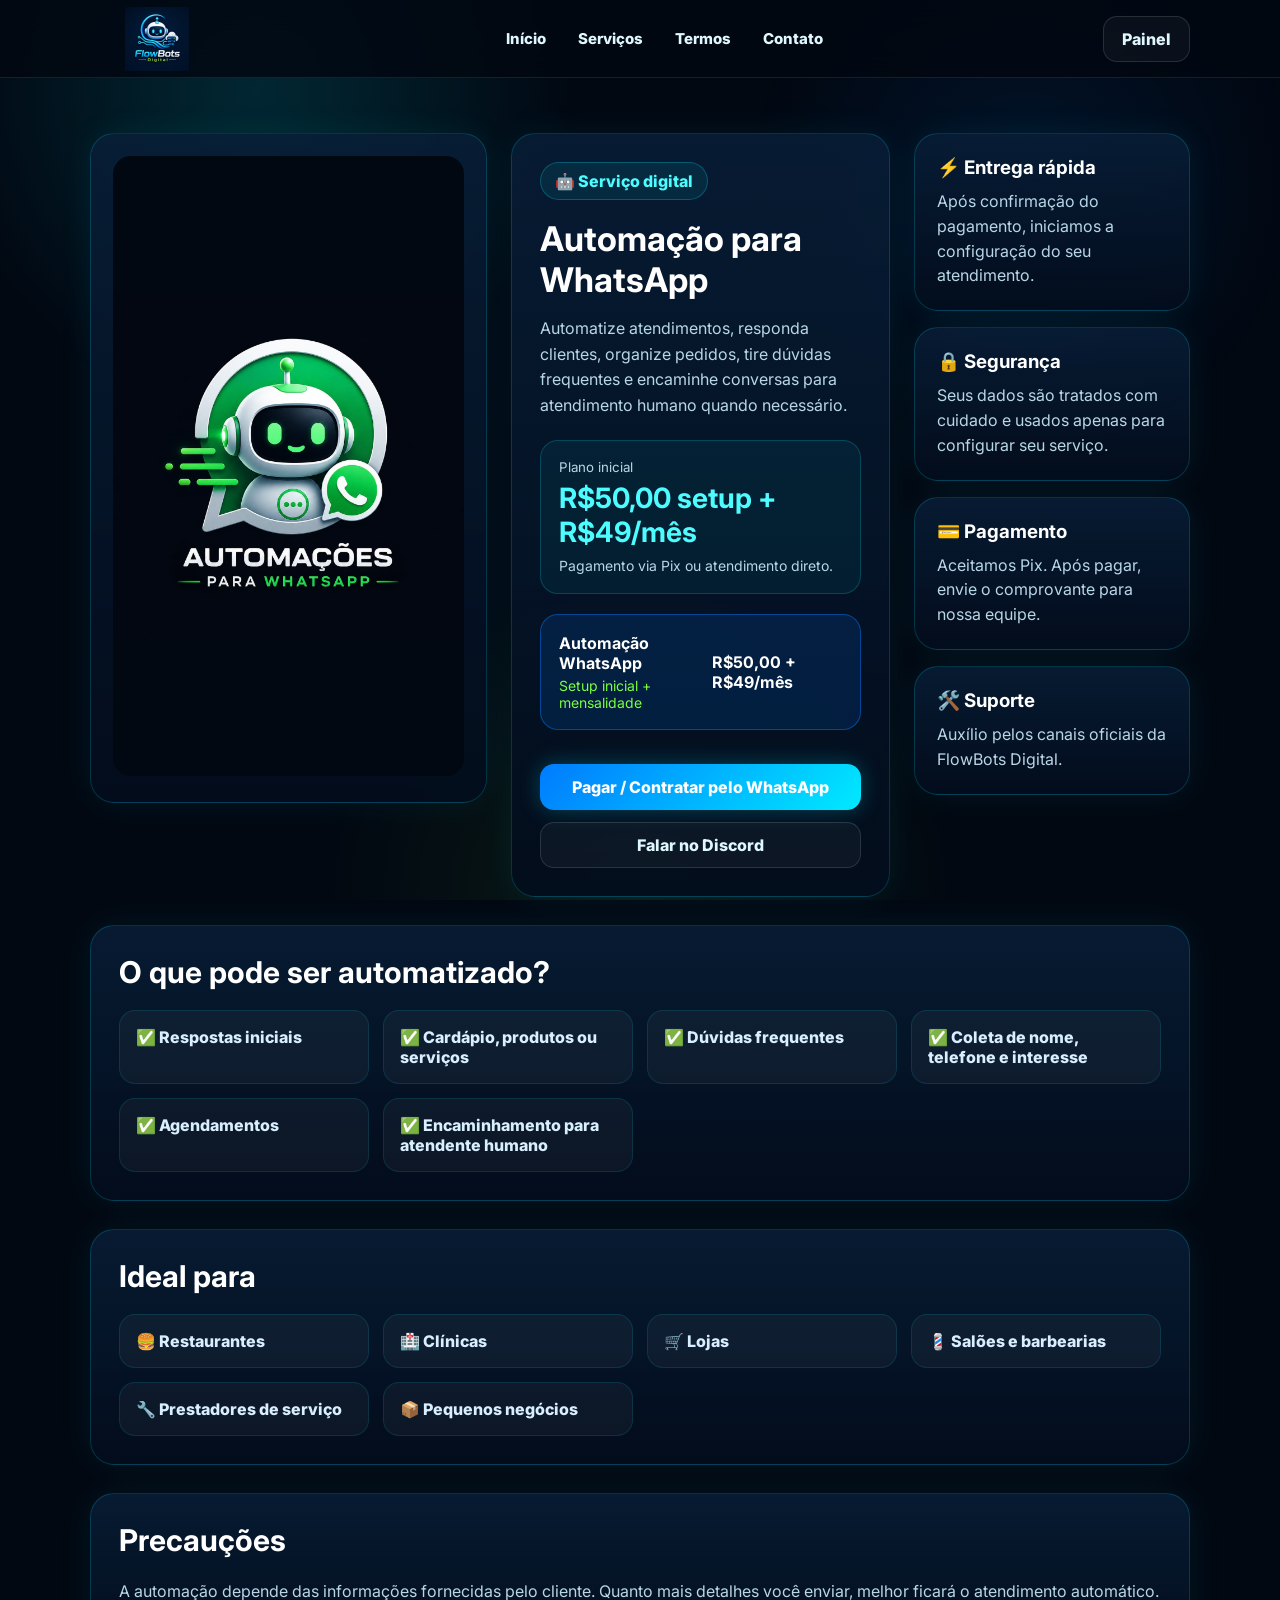
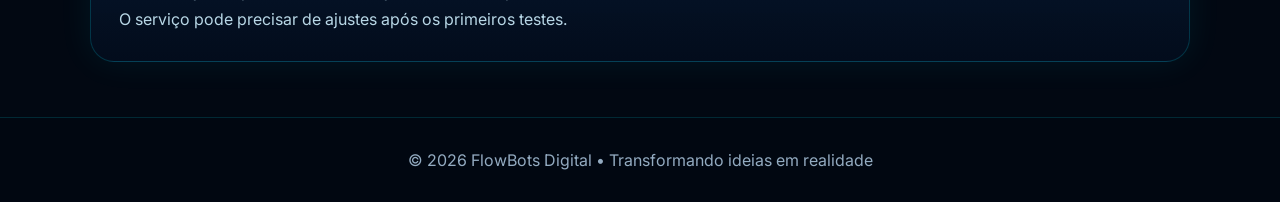
<file: automacao-whatsapp.html>
<!DOCTYPE html>
<html lang="pt-BR">
<head>
  <meta charset="UTF-8">
  <meta name="viewport" content="width=device-width, initial-scale=1.0">
  <title>Automação para WhatsApp | FlowBots Digital</title>
  <link rel="stylesheet" href="style.css">
  <link rel="icon" type="image/png" href="assets/logo.png">
</head>
<body>

<header>
  <a href="index.html" class="logo-area">
    <img src="assets/logo.png" alt="FlowBots Digital">
  </a>

<nav>
  <a href="index.html">Início</a>
  <a href="index.html#planos">Serviços</a>
  <a href="termos.html">Termos</a>
  <a href="index.html#contato">Contato</a>
</nav>

  <div class="auth-buttons">
    <a class="login-btn" href="painel.html">Painel</a>
  </div>
</header>

<main class="produto-page">

  <section class="produto-layout">

    <div class="produto-imagem">
      <img src="assets/automacao-whatsapp.png" alt="Automação para WhatsApp">
    </div>

    <div class="produto-info">
      <span class="produto-tag">🤖 Serviço digital</span>

      <h1>Automação para WhatsApp</h1>

      <p class="produto-desc">
        Automatize atendimentos, responda clientes, organize pedidos, tire dúvidas frequentes
        e encaminhe conversas para atendimento humano quando necessário.
      </p>

      <div class="preco-box">
        <small>Plano inicial</small>
        <strong>R$50,00 setup + R$49/mês</strong>
        <span>Pagamento via Pix ou atendimento direto.</span>
      </div>

      <div class="produto-opcao">
        <div>
          <strong>Automação WhatsApp</strong>
          <p>Setup inicial + mensalidade</p>
        </div>
        <strong>R$50,00 + R$49/mês</strong>
      </div>

      <a class="btn comprar-btn" href="https://wa.me/5561999816528" target="_blank">
        Pagar / Contratar pelo WhatsApp
      </a>

      <a class="btn-outline comprar-btn" href="https://discord.gg/GfwFfhfUGH" target="_blank">
        Falar no Discord
      </a>
    </div>

    <aside class="produto-garantias">

      <div class="garantia-card">
        <h3>⚡ Entrega rápida</h3>
        <p>Após confirmação do pagamento, iniciamos a configuração do seu atendimento.</p>
      </div>

      <div class="garantia-card">
        <h3>🔒 Segurança</h3>
        <p>Seus dados são tratados com cuidado e usados apenas para configurar seu serviço.</p>
      </div>

      <div class="garantia-card">
        <h3>💳 Pagamento</h3>
        <p>Aceitamos Pix. Após pagar, envie o comprovante para nossa equipe.</p>
      </div>

      <div class="garantia-card">
        <h3>🛠️ Suporte</h3>
        <p>Auxílio pelos canais oficiais da FlowBots Digital.</p>
      </div>

    </aside>

  </section>

  <section class="produto-detalhes">

    <h2>O que pode ser automatizado?</h2>

    <div class="detalhes-grid">
      <div>✅ Respostas iniciais</div>
      <div>✅ Cardápio, produtos ou serviços</div>
      <div>✅ Dúvidas frequentes</div>
      <div>✅ Coleta de nome, telefone e interesse</div>
      <div>✅ Agendamentos</div>
      <div>✅ Encaminhamento para atendente humano</div>
    </div>

  </section>

  <section class="produto-detalhes">

    <h2>Ideal para</h2>

    <div class="detalhes-grid">
      <div>🍔 Restaurantes</div>
      <div>🏥 Clínicas</div>
      <div>🛒 Lojas</div>
      <div>💈 Salões e barbearias</div>
      <div>🔧 Prestadores de serviço</div>
      <div>📦 Pequenos negócios</div>
    </div>

  </section>

  <section class="produto-detalhes aviso">
    <h2>Precauções</h2>
    <p>
      A automação depende das informações fornecidas pelo cliente. Quanto mais detalhes você enviar,
      melhor ficará o atendimento automático. O serviço pode precisar de ajustes após os primeiros testes.
    </p>
  </section>

</main>

<footer>
  <p>© 2026 FlowBots Digital • Transformando ideias em realidade</p>
</footer>

</body>
</html>
</file>
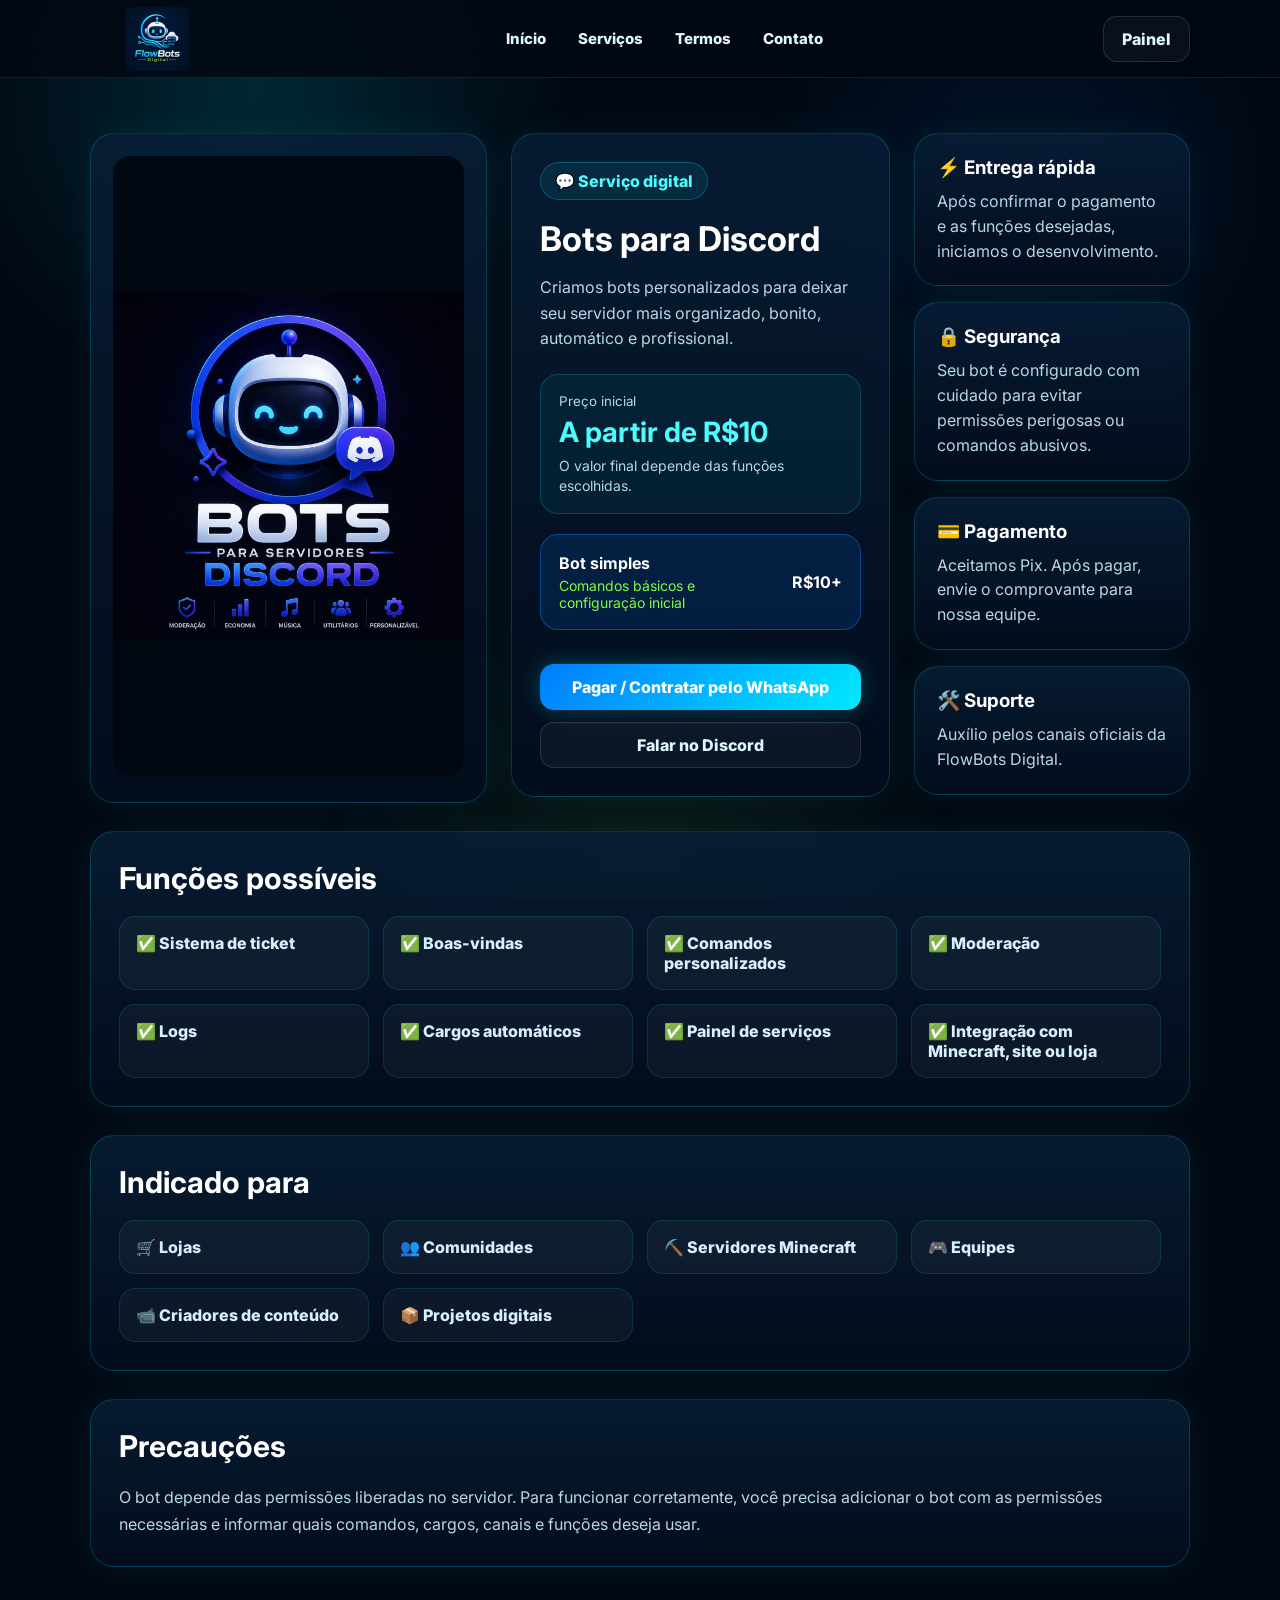
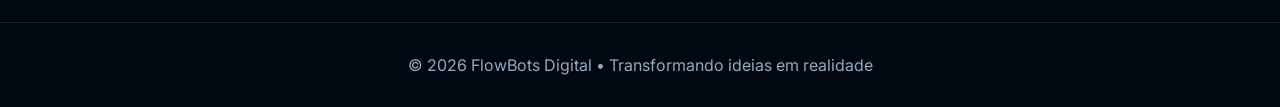
<file: bots.html>
<!DOCTYPE html>
<html lang="pt-BR">
<head>
  <meta charset="UTF-8">
  <meta name="viewport" content="width=device-width, initial-scale=1.0">
  <title>Bots para Discord | FlowBots Digital</title>
  <link rel="stylesheet" href="style.css">
  <link rel="icon" type="image/png" href="assets/logo.png">
</head>
<body>

<header>
  <a href="index.html" class="logo-area">
    <img src="assets/logo.png" alt="FlowBots Digital">
  </a>

  <nav>
  <a href="index.html">Início</a>
  <a href="index.html#planos">Serviços</a>
  <a href="termos.html">Termos</a>
  <a href="index.html#contato">Contato</a>
</nav>

  <div class="auth-buttons">
    <a class="login-btn" href="painel.html">Painel</a>
  </div>
</header>

<main class="produto-page">

  <section class="produto-layout">

    <div class="produto-imagem">
      <img src="assets/bots-discord.png" alt="Bots para Discord">
    </div>

    <div class="produto-info">
      <span class="produto-tag">💬 Serviço digital</span>

      <h1>Bots para Discord</h1>

      <p class="produto-desc">
        Criamos bots personalizados para deixar seu servidor mais organizado,
        bonito, automático e profissional.
      </p>

      <div class="preco-box">
        <small>Preço inicial</small>
        <strong>A partir de R$10</strong>
        <span>O valor final depende das funções escolhidas.</span>
      </div>

      <div class="produto-opcao">
        <div>
          <strong>Bot simples</strong>
          <p>Comandos básicos e configuração inicial</p>
        </div>
        <strong>R$10+</strong>
      </div>

      <a class="btn comprar-btn" href="https://wa.me/5561999816528" target="_blank">
        Pagar / Contratar pelo WhatsApp
      </a>

      <a class="btn-outline comprar-btn" href="https://discord.gg/GfwFfhfUGH" target="_blank">
        Falar no Discord
      </a>
    </div>

    <aside class="produto-garantias">

      <div class="garantia-card">
        <h3>⚡ Entrega rápida</h3>
        <p>Após confirmar o pagamento e as funções desejadas, iniciamos o desenvolvimento.</p>
      </div>

      <div class="garantia-card">
        <h3>🔒 Segurança</h3>
        <p>Seu bot é configurado com cuidado para evitar permissões perigosas ou comandos abusivos.</p>
      </div>

      <div class="garantia-card">
        <h3>💳 Pagamento</h3>
        <p>Aceitamos Pix. Após pagar, envie o comprovante para nossa equipe.</p>
      </div>

      <div class="garantia-card">
        <h3>🛠️ Suporte</h3>
        <p>Auxílio pelos canais oficiais da FlowBots Digital.</p>
      </div>

    </aside>

  </section>

  <section class="produto-detalhes">

    <h2>Funções possíveis</h2>

    <div class="detalhes-grid">
      <div>✅ Sistema de ticket</div>
      <div>✅ Boas-vindas</div>
      <div>✅ Comandos personalizados</div>
      <div>✅ Moderação</div>
      <div>✅ Logs</div>
      <div>✅ Cargos automáticos</div>
      <div>✅ Painel de serviços</div>
      <div>✅ Integração com Minecraft, site ou loja</div>
    </div>

  </section>

  <section class="produto-detalhes">

    <h2>Indicado para</h2>

    <div class="detalhes-grid">
      <div>🛒 Lojas</div>
      <div>👥 Comunidades</div>
      <div>⛏️ Servidores Minecraft</div>
      <div>🎮 Equipes</div>
      <div>📹 Criadores de conteúdo</div>
      <div>📦 Projetos digitais</div>
    </div>

  </section>

  <section class="produto-detalhes aviso">
    <h2>Precauções</h2>
    <p>
      O bot depende das permissões liberadas no servidor. Para funcionar corretamente,
      você precisa adicionar o bot com as permissões necessárias e informar quais comandos,
      cargos, canais e funções deseja usar.
    </p>
  </section>

</main>

<footer>
  <p>© 2026 FlowBots Digital • Transformando ideias em realidade</p>
</footer>

</body>
</html>
</file>
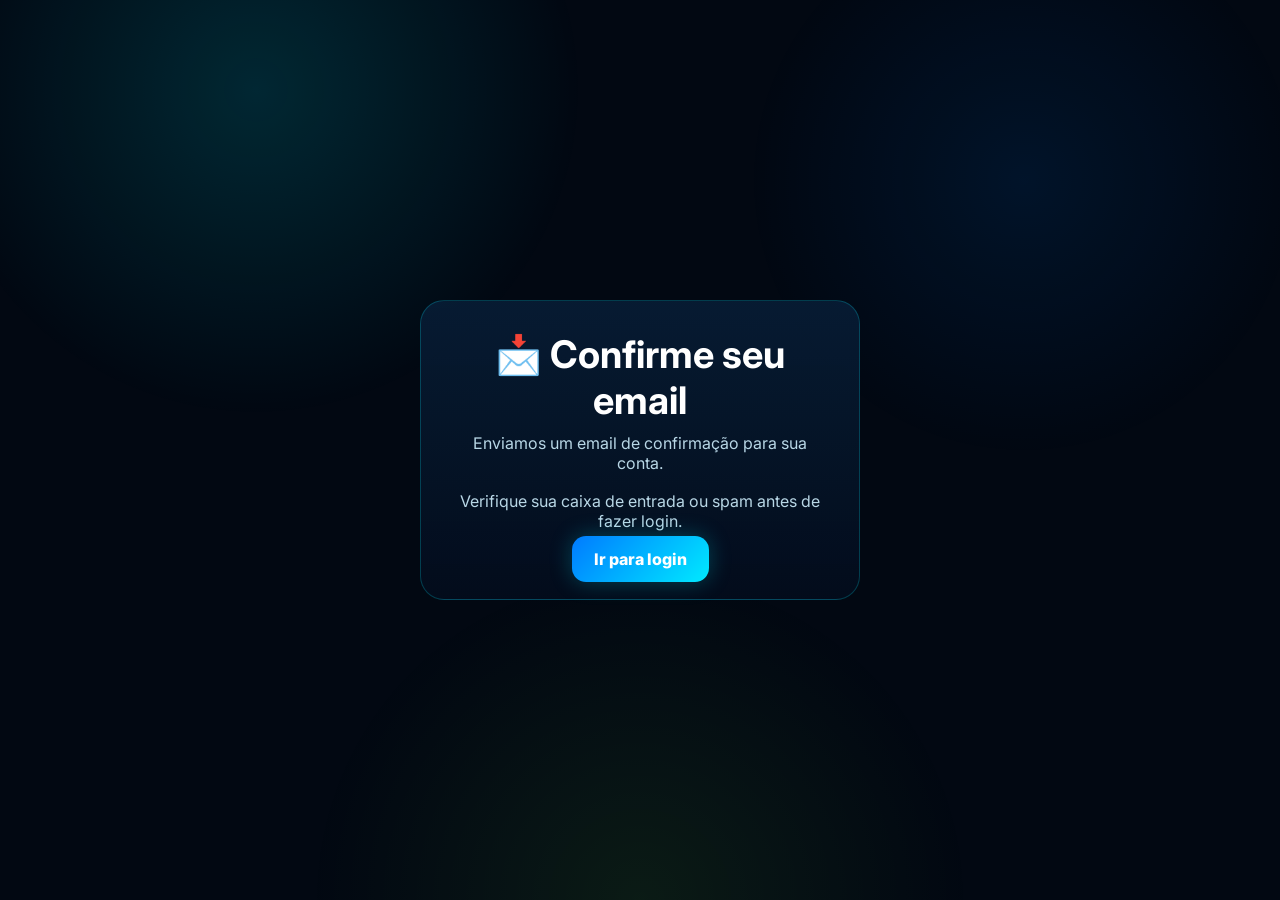
<file: confirmacao.html>
<!DOCTYPE html>
<html lang="pt-BR">
<head>
  <meta charset="UTF-8">
  <meta name="viewport" content="width=device-width, initial-scale=1.0">
  <title>Email enviado | FlowBots Digital</title>
  <link rel="stylesheet" href="style.css">
</head>
<body>

<section class="auth-page">

  <div class="auth-box">

    <h1>📩 Confirme seu email</h1>

    <p>
      Enviamos um email de confirmação para sua conta.
    </p>

    <p>
      Verifique sua caixa de entrada ou spam antes de fazer login.
    </p>

    <a href="login.html" class="btn">
      Ir para login
    </a>

  </div>

</section>

</body>
</html>
</file>
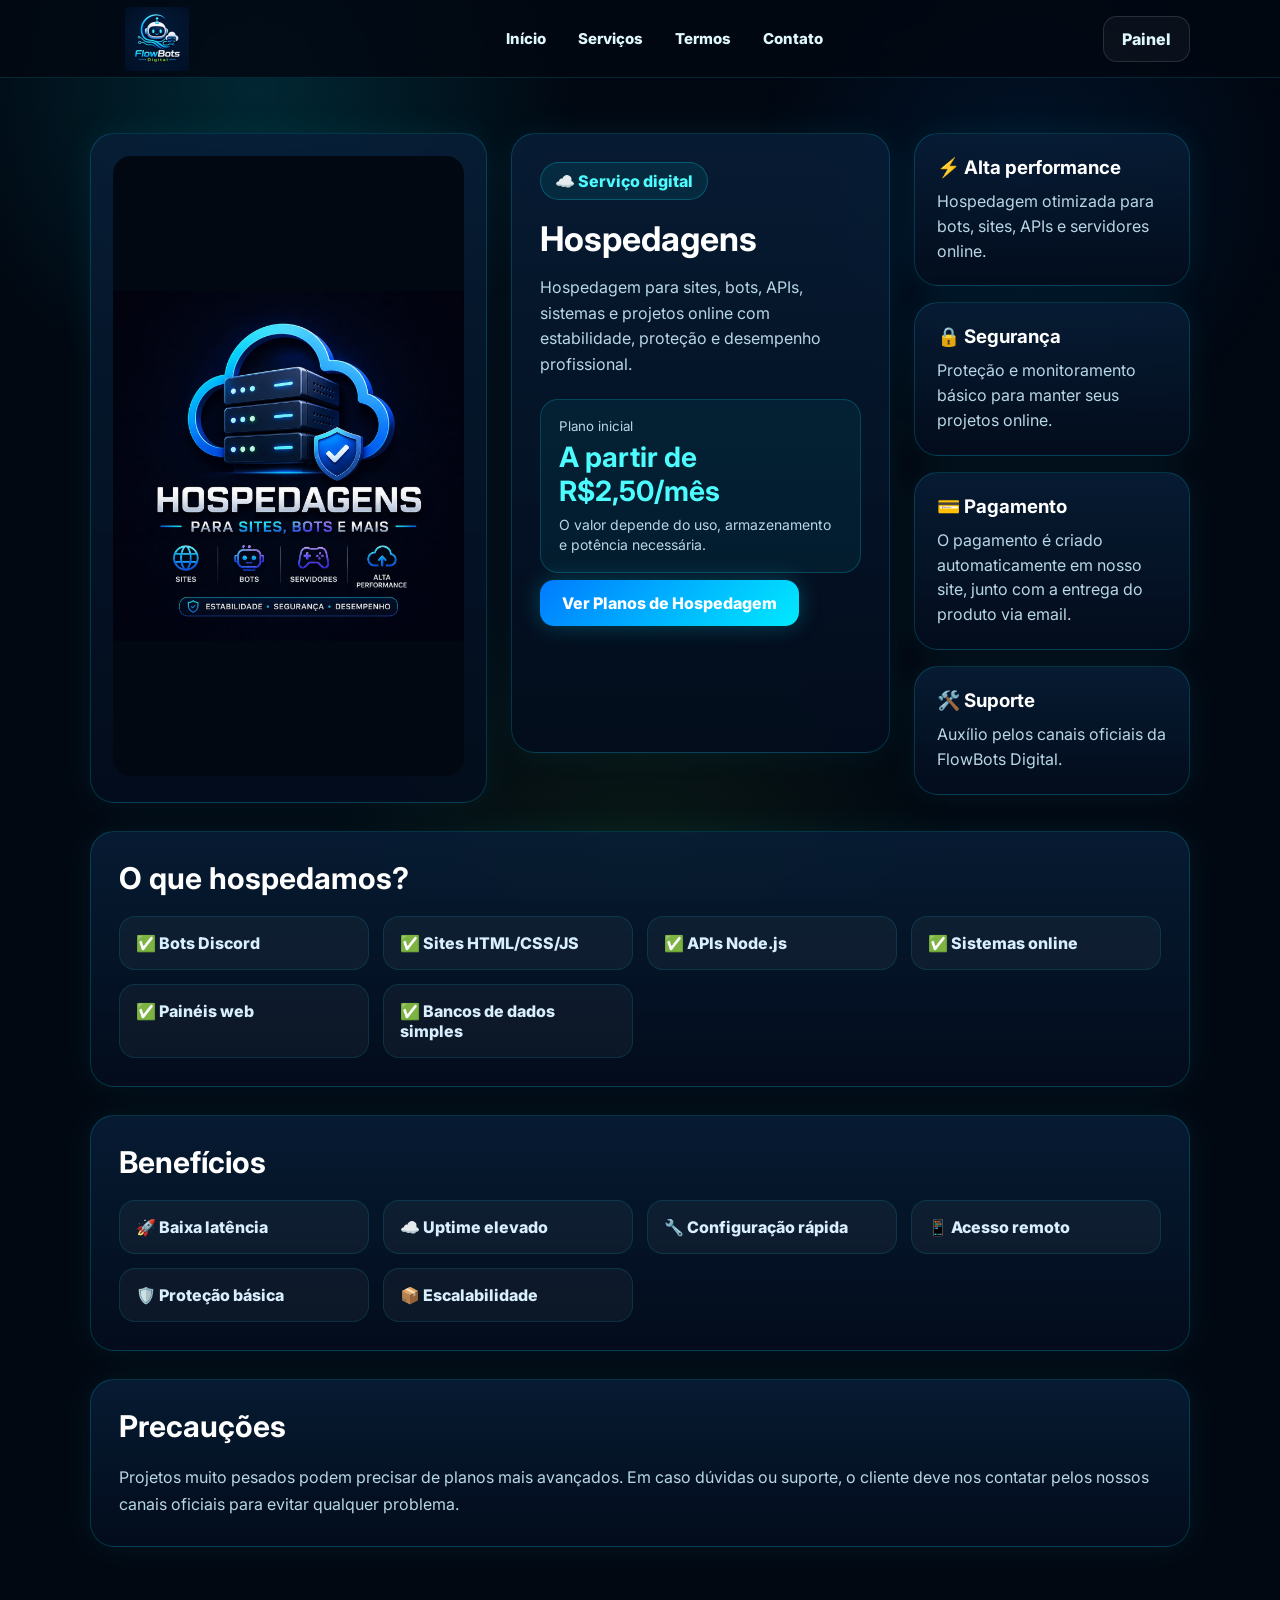
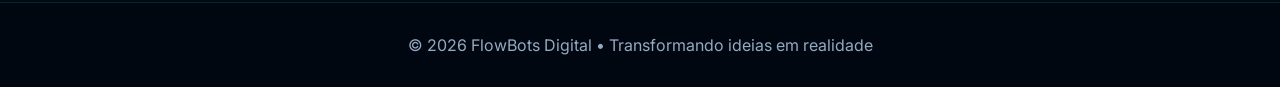
<file: hospedagem.html>
<!DOCTYPE html>
<html lang="pt-BR">
<head>
  <meta charset="UTF-8">
  <meta name="viewport" content="width=device-width, initial-scale=1.0">
  <title>Hospedagens | FlowBots Digital</title>
  <link rel="stylesheet" href="style.css">
  <link rel="icon" type="image/png" href="assets/logo.png">
</head>
<body>

<header>
  <a href="index.html" class="logo-area">
    <img src="assets/logo.png" alt="FlowBots Digital">
  </a>

  <nav>
    <a href="index.html">Início</a>
    <a href="index.html#planos">Serviços</a>
    <a href="termos.html">Termos</a>
    <a href="index.html#contato">Contato</a>
  </nav>

  <div class="auth-buttons">
    <a class="login-btn" href="painel.html">Painel</a>
  </div>
</header>

<main class="produto-page">

  <section class="produto-layout">

    <div class="produto-imagem">
      <img src="assets/hospedagem.png" alt="Hospedagens">
    </div>

    <div class="produto-info">
      <span class="produto-tag">☁️ Serviço digital</span>

      <h1>Hospedagens</h1>

      <p class="produto-desc">
        Hospedagem para sites, bots, APIs, sistemas e projetos online com estabilidade,
        proteção e desempenho profissional.
      </p>

      <div class="preco-box">
        <small>Plano inicial</small>
        <strong>A partir de R$2,50/mês</strong>
        <span>O valor depende do uso, armazenamento e potência necessária.</span>
      </div>


      <div class="contact-buttons">
        <a
          href="https://flowbotstore.github.io/flowbots-hostings/"
          target="_blank"
          class="btn"
        >
          Ver Planos de Hospedagem
        </a>
      </div>
    </div>

    <aside class="produto-garantias">
      <div class="garantia-card">
        <h3>⚡ Alta performance</h3>
        <p>Hospedagem otimizada para bots, sites, APIs e servidores online.</p>
      </div>

      <div class="garantia-card">
        <h3>🔒 Segurança</h3>
        <p>Proteção e monitoramento básico para manter seus projetos online.</p>
      </div>

      <div class="garantia-card">
        <h3>💳 Pagamento</h3>
        <p>O pagamento é criado automaticamente em nosso site, junto com a entrega do produto via email.</p>
      </div>

      <div class="garantia-card">
        <h3>🛠️ Suporte</h3>
        <p>Auxílio pelos canais oficiais da FlowBots Digital.</p>
      </div>
    </aside>

  </section>

  <section class="produto-detalhes">
    <h2>O que hospedamos?</h2>

    <div class="detalhes-grid">
      <div>✅ Bots Discord</div>
      <div>✅ Sites HTML/CSS/JS</div>
      <div>✅ APIs Node.js</div>
      <div>✅ Sistemas online</div>
      <div>✅ Painéis web</div>
      <div>✅ Bancos de dados simples</div>
    </div>
  </section>

  <section class="produto-detalhes">
    <h2>Benefícios</h2>

    <div class="detalhes-grid">
      <div>🚀 Baixa latência</div>
      <div>☁️ Uptime elevado</div>
      <div>🔧 Configuração rápida</div>
      <div>📱 Acesso remoto</div>
      <div>🛡️ Proteção básica</div>
      <div>📦 Escalabilidade</div>
    </div>
  </section>

  <section class="produto-detalhes aviso">
    <h2>Precauções</h2>
    <p>
      Projetos muito pesados podem precisar de planos mais avançados. Em caso dúvidas ou suporte, o cliente deve nos contatar pelos nossos canais oficiais para evitar qualquer problema.
    </p>
  </section>

</main>

<footer>
  <p>© 2026 FlowBots Digital • Transformando ideias em realidade</p>
</footer>

</body>
</html>
</file>
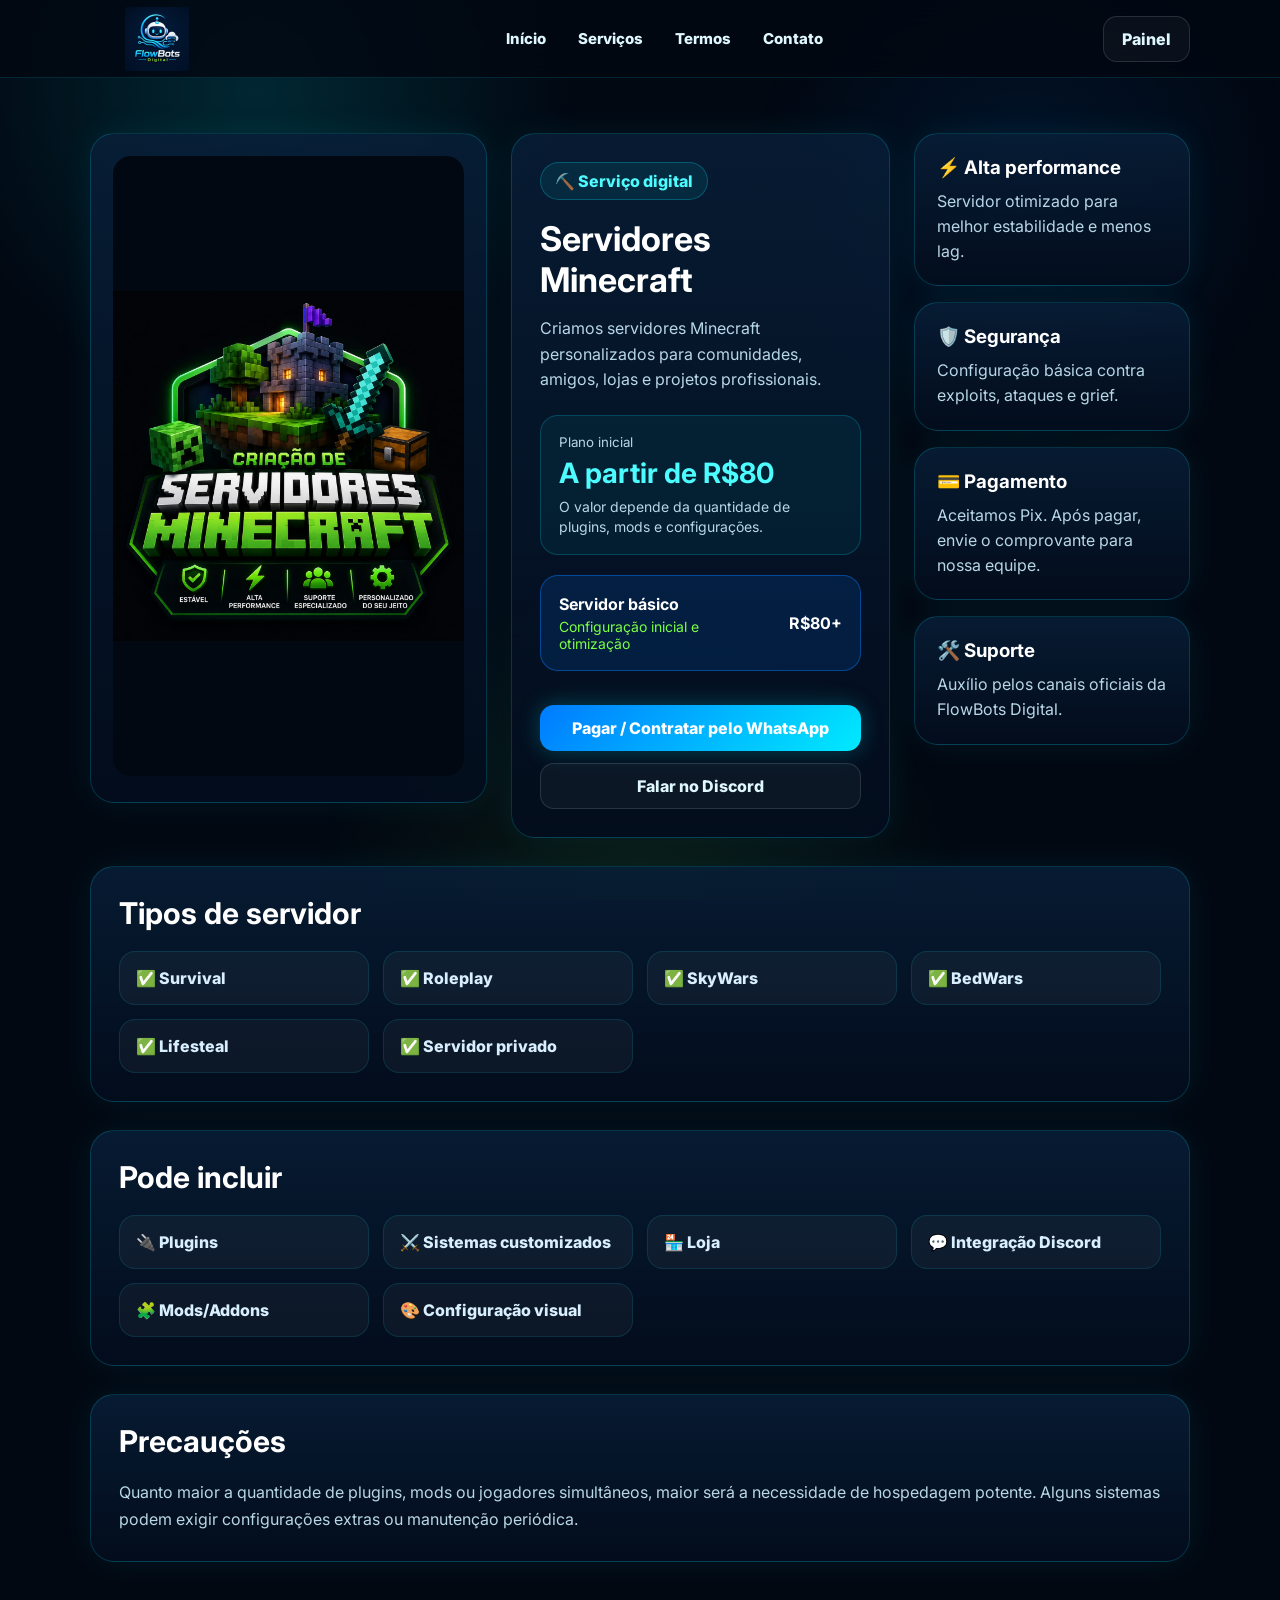
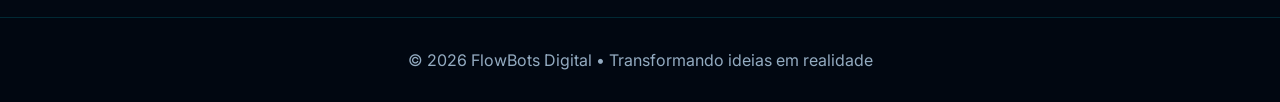
<file: minecraft.html>
<!DOCTYPE html>
<html lang="pt-BR">
<head>
  <meta charset="UTF-8">
  <meta name="viewport" content="width=device-width, initial-scale=1.0">
  <title>Servidores Minecraft | FlowBots Digital</title>
  <link rel="stylesheet" href="style.css">
  <link rel="icon" type="image/png" href="assets/logo.png">
</head>
<body>

<header>
  <a href="index.html" class="logo-area">
    <img src="assets/logo.png" alt="FlowBots Digital">
  </a>

<nav>
  <a href="index.html">Início</a>
  <a href="index.html#planos">Serviços</a>
  <a href="termos.html">Termos</a>
  <a href="index.html#contato">Contato</a>
</nav>

  <div class="auth-buttons">
    <a class="login-btn" href="painel.html">Painel</a>
  </div>
</header>

<main class="produto-page">

  <section class="produto-layout">

    <div class="produto-imagem">
      <img src="assets/minecraft.png" alt="Servidores Minecraft">
    </div>

    <div class="produto-info">
      <span class="produto-tag">⛏️ Serviço digital</span>

      <h1>Servidores Minecraft</h1>

      <p class="produto-desc">
        Criamos servidores Minecraft personalizados para comunidades,
        amigos, lojas e projetos profissionais.
      </p>

      <div class="preco-box">
        <small>Plano inicial</small>
        <strong>A partir de R$80</strong>
        <span>O valor depende da quantidade de plugins, mods e configurações.</span>
      </div>

      <div class="produto-opcao">
        <div>
          <strong>Servidor básico</strong>
          <p>Configuração inicial e otimização</p>
        </div>
        <strong>R$80+</strong>
      </div>

      <a class="btn comprar-btn" href="https://wa.me/5561999816528" target="_blank">
        Pagar / Contratar pelo WhatsApp
      </a>

      <a class="btn-outline comprar-btn" href="https://discord.gg/GfwFfhfUGH" target="_blank">
        Falar no Discord
      </a>
    </div>

    <aside class="produto-garantias">

      <div class="garantia-card">
        <h3>⚡ Alta performance</h3>
        <p>Servidor otimizado para melhor estabilidade e menos lag.</p>
      </div>

      <div class="garantia-card">
        <h3>🛡️ Segurança</h3>
        <p>Configuração básica contra exploits, ataques e grief.</p>
      </div>

      <div class="garantia-card">
        <h3>💳 Pagamento</h3>
        <p>Aceitamos Pix. Após pagar, envie o comprovante para nossa equipe.</p>
      </div>

      <div class="garantia-card">
        <h3>🛠️ Suporte</h3>
        <p>Auxílio pelos canais oficiais da FlowBots Digital.</p>
      </div>

    </aside>

  </section>

  <section class="produto-detalhes">

    <h2>Tipos de servidor</h2>

    <div class="detalhes-grid">
      <div>✅ Survival</div>
      <div>✅ Roleplay</div>
      <div>✅ SkyWars</div>
      <div>✅ BedWars</div>
      <div>✅ Lifesteal</div>
      <div>✅ Servidor privado</div>
    </div>

  </section>

  <section class="produto-detalhes">

    <h2>Pode incluir</h2>

    <div class="detalhes-grid">
      <div>🔌 Plugins</div>
      <div>⚔️ Sistemas customizados</div>
      <div>🏪 Loja</div>
      <div>💬 Integração Discord</div>
      <div>🧩 Mods/Addons</div>
      <div>🎨 Configuração visual</div>
    </div>

  </section>

  <section class="produto-detalhes aviso">
    <h2>Precauções</h2>
    <p>
      Quanto maior a quantidade de plugins, mods ou jogadores simultâneos,
      maior será a necessidade de hospedagem potente. Alguns sistemas podem
      exigir configurações extras ou manutenção periódica.
    </p>
  </section>

</main>

<footer>
  <p>© 2026 FlowBots Digital • Transformando ideias em realidade</p>
</footer>

</body>
</html>
</file>
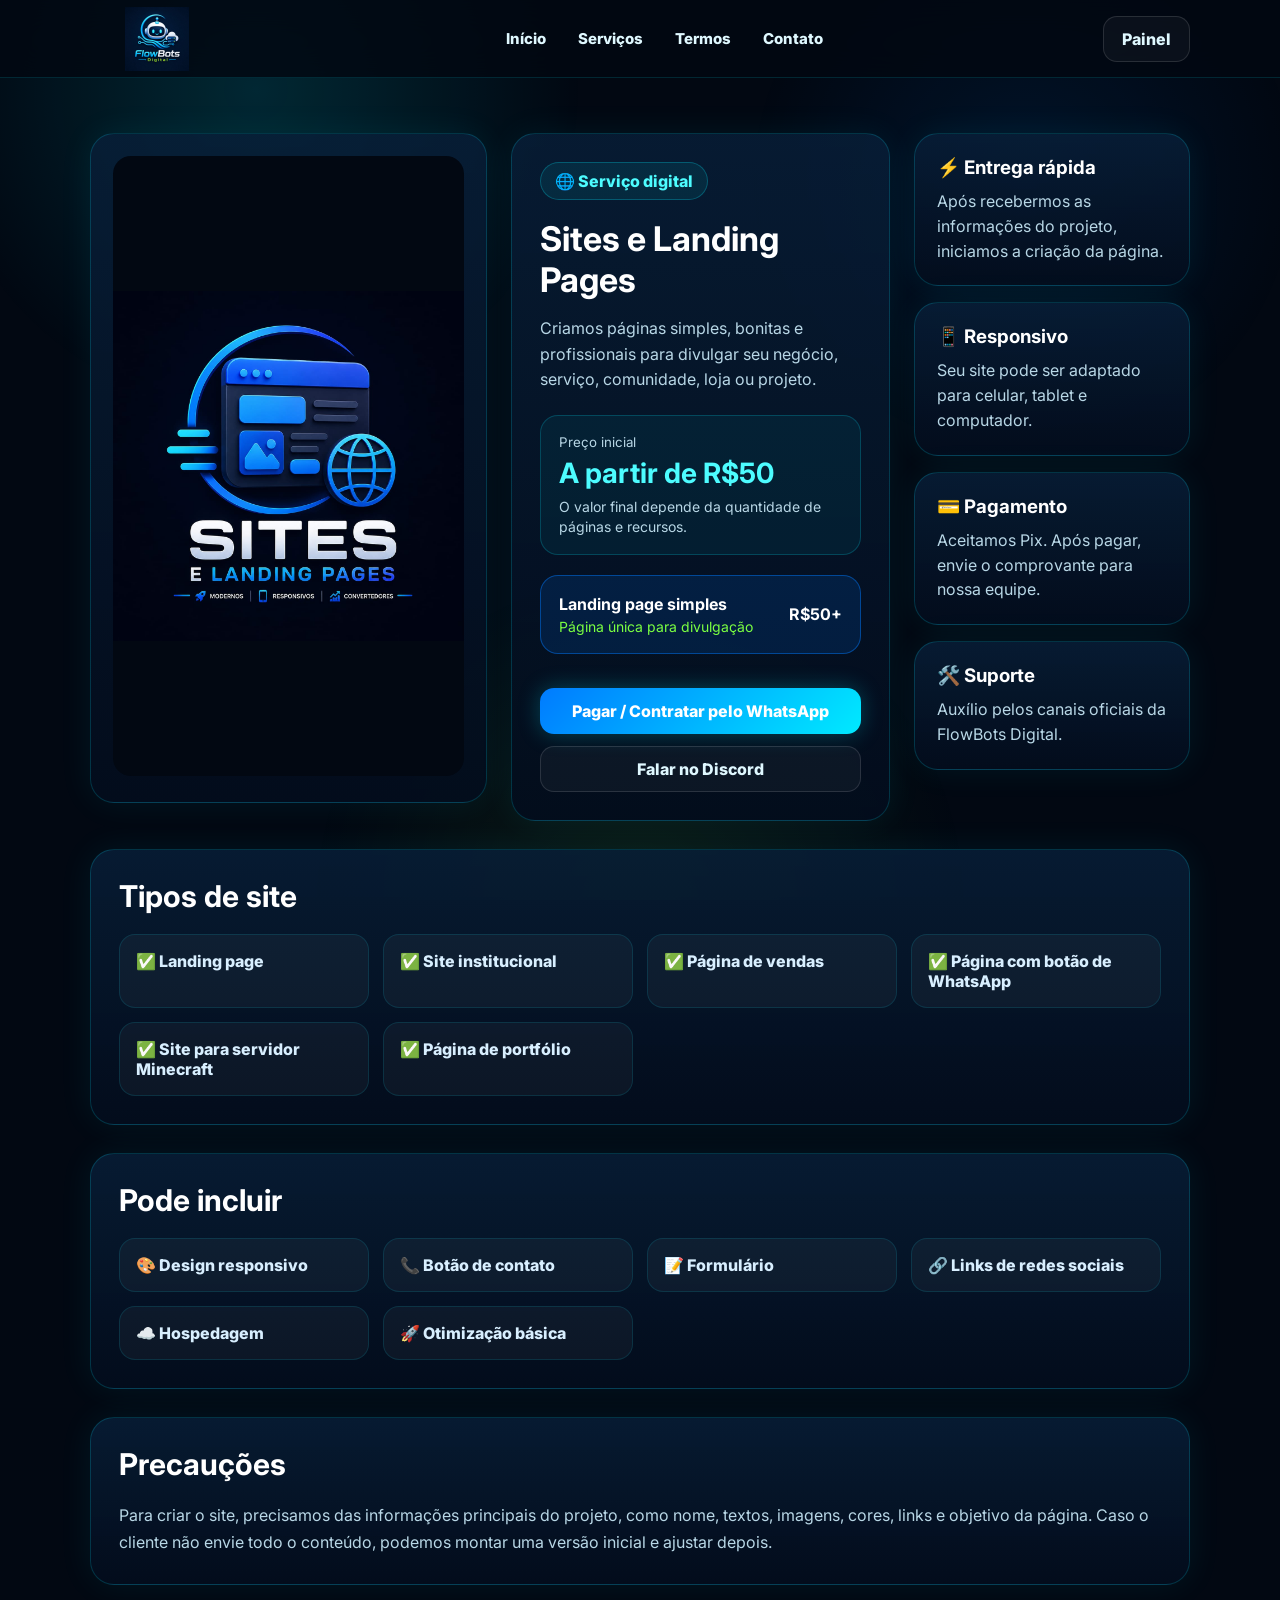
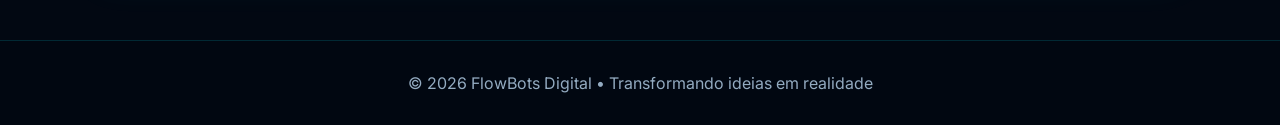
<file: sites.html>
<!DOCTYPE html>
<html lang="pt-BR">
<head>
  <meta charset="UTF-8">
  <meta name="viewport" content="width=device-width, initial-scale=1.0">
  <title>Sites e Landing Pages | FlowBots Digital</title>
  <link rel="stylesheet" href="style.css">
  <link rel="icon" type="image/png" href="assets/logo.png">
</head>
<body>

<header>
  <a href="index.html" class="logo-area">
    <img src="assets/logo.png" alt="FlowBots Digital">
  </a>

 <nav>
  <a href="index.html">Início</a>
  <a href="index.html#planos">Serviços</a>
  <a href="termos.html">Termos</a>
  <a href="index.html#contato">Contato</a>
</nav>

  <div class="auth-buttons">
    <a class="login-btn" href="painel.html">Painel</a>
  </div>
</header>

<main class="produto-page">

  <section class="produto-layout">

    <div class="produto-imagem">
      <img src="assets/sites.png" alt="Sites e Landing Pages">
    </div>

    <div class="produto-info">
      <span class="produto-tag">🌐 Serviço digital</span>

      <h1>Sites e Landing Pages</h1>

      <p class="produto-desc">
        Criamos páginas simples, bonitas e profissionais para divulgar seu negócio,
        serviço, comunidade, loja ou projeto.
      </p>

      <div class="preco-box">
        <small>Preço inicial</small>
        <strong>A partir de R$50</strong>
        <span>O valor final depende da quantidade de páginas e recursos.</span>
      </div>

      <div class="produto-opcao">
        <div>
          <strong>Landing page simples</strong>
          <p>Página única para divulgação</p>
        </div>
        <strong>R$50+</strong>
      </div>

      <a class="btn comprar-btn" href="https://wa.me/5561999816528" target="_blank">
        Pagar / Contratar pelo WhatsApp
      </a>

      <a class="btn-outline comprar-btn" href="https://discord.gg/GfwFfhfUGH" target="_blank">
        Falar no Discord
      </a>
    </div>

    <aside class="produto-garantias">

      <div class="garantia-card">
        <h3>⚡ Entrega rápida</h3>
        <p>Após recebermos as informações do projeto, iniciamos a criação da página.</p>
      </div>

      <div class="garantia-card">
        <h3>📱 Responsivo</h3>
        <p>Seu site pode ser adaptado para celular, tablet e computador.</p>
      </div>

      <div class="garantia-card">
        <h3>💳 Pagamento</h3>
        <p>Aceitamos Pix. Após pagar, envie o comprovante para nossa equipe.</p>
      </div>

      <div class="garantia-card">
        <h3>🛠️ Suporte</h3>
        <p>Auxílio pelos canais oficiais da FlowBots Digital.</p>
      </div>

    </aside>

  </section>

  <section class="produto-detalhes">

    <h2>Tipos de site</h2>

    <div class="detalhes-grid">
      <div>✅ Landing page</div>
      <div>✅ Site institucional</div>
      <div>✅ Página de vendas</div>
      <div>✅ Página com botão de WhatsApp</div>
      <div>✅ Site para servidor Minecraft</div>
      <div>✅ Página de portfólio</div>
    </div>

  </section>

  <section class="produto-detalhes">

    <h2>Pode incluir</h2>

    <div class="detalhes-grid">
      <div>🎨 Design responsivo</div>
      <div>📞 Botão de contato</div>
      <div>📝 Formulário</div>
      <div>🔗 Links de redes sociais</div>
      <div>☁️ Hospedagem</div>
      <div>🚀 Otimização básica</div>
    </div>

  </section>

  <section class="produto-detalhes aviso">
    <h2>Precauções</h2>
    <p>
      Para criar o site, precisamos das informações principais do projeto, como nome,
      textos, imagens, cores, links e objetivo da página. Caso o cliente não envie todo
      o conteúdo, podemos montar uma versão inicial e ajustar depois.
    </p>
  </section>

</main>

<footer>
  <p>© 2026 FlowBots Digital • Transformando ideias em realidade</p>
</footer>

</body>
</html>
</file>
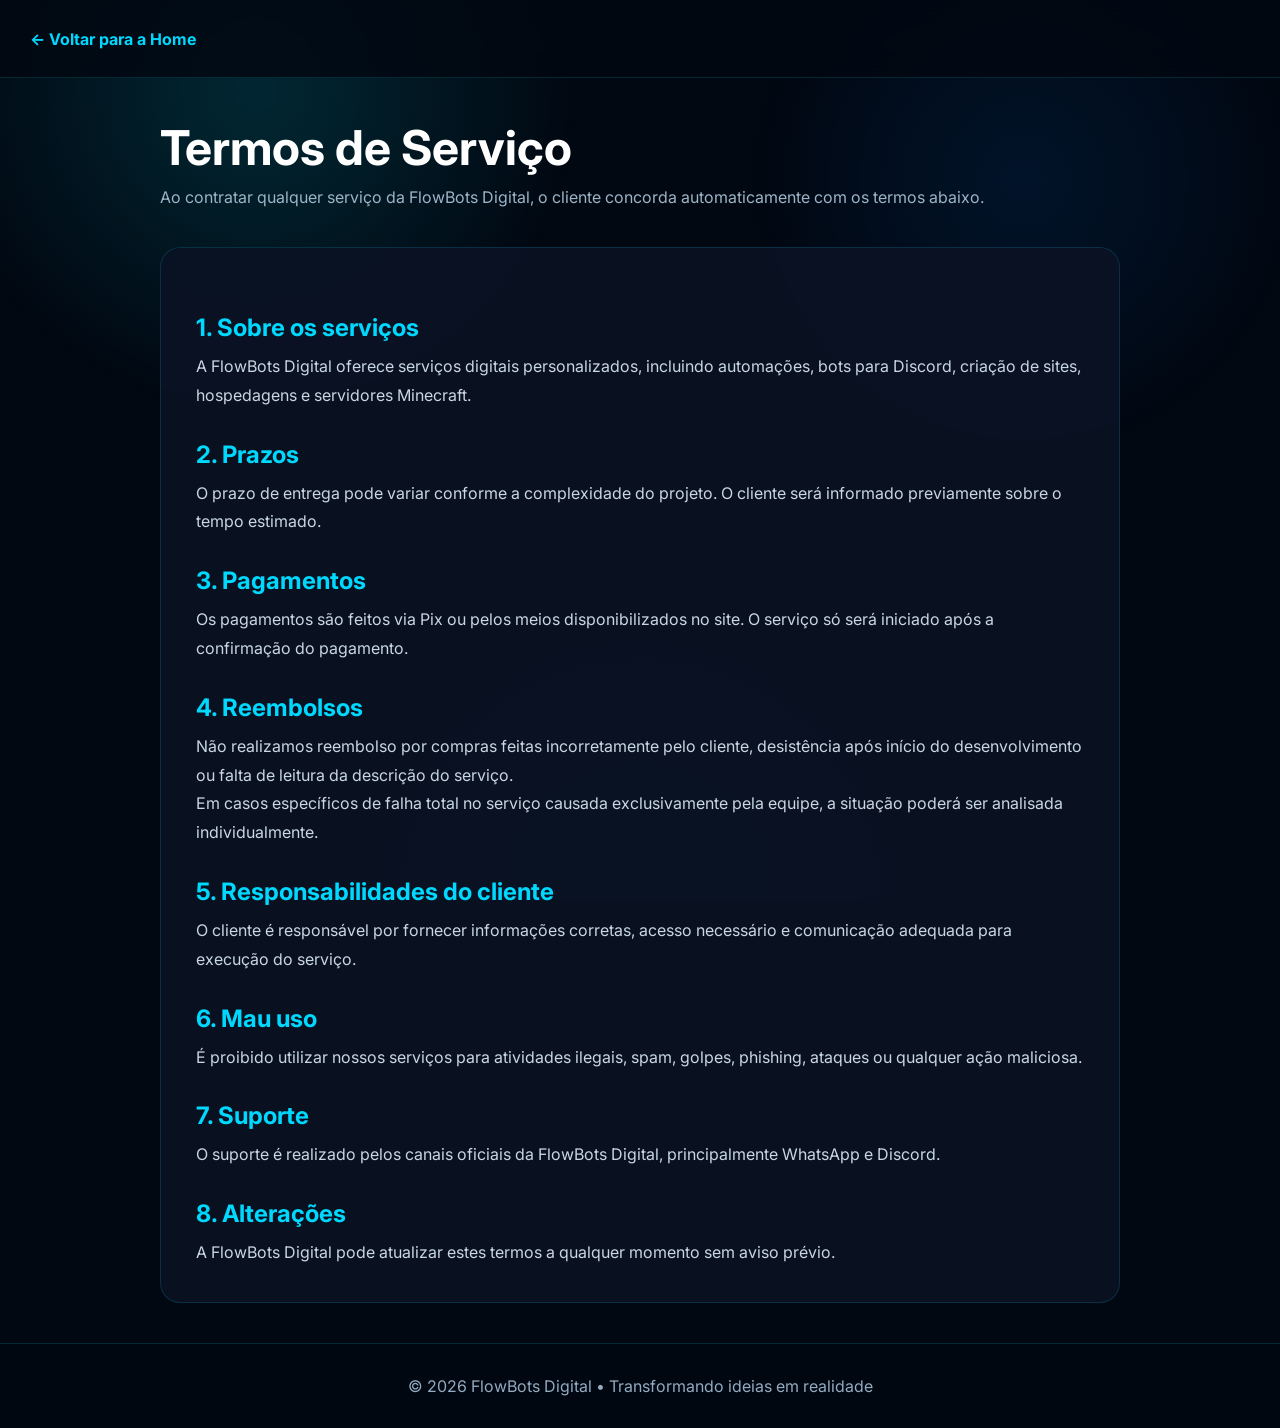
<file: termos.html>
<!DOCTYPE html>
<html lang="pt-BR">
<head>
  <meta charset="UTF-8">
  <meta name="viewport" content="width=device-width, initial-scale=1.0">
  <title>Termos de Serviço • FlowBots Digital</title>
  <link rel="stylesheet" href="style.css">
</head>
<body>

<header class="simple-header">
  <a href="index.html" class="back-btn">← Voltar para a Home</a>
</header>

<section class="terms-container">

  <h1>Termos de Serviço</h1>
  <p class="terms-subtitle">
    Ao contratar qualquer serviço da FlowBots Digital, o cliente concorda automaticamente com os termos abaixo.
  </p>

  <div class="terms-box">

    <h2>1. Sobre os serviços</h2>
    <p>
      A FlowBots Digital oferece serviços digitais personalizados, incluindo automações,
      bots para Discord, criação de sites, hospedagens e servidores Minecraft.
    </p>

    <h2>2. Prazos</h2>
    <p>
      O prazo de entrega pode variar conforme a complexidade do projeto.
      O cliente será informado previamente sobre o tempo estimado.
    </p>

    <h2>3. Pagamentos</h2>
    <p>
      Os pagamentos são feitos via Pix ou pelos meios disponibilizados no site.
      O serviço só será iniciado após a confirmação do pagamento.
    </p>

    <h2>4. Reembolsos</h2>
    <p>
      Não realizamos reembolso por compras feitas incorretamente pelo cliente,
      desistência após início do desenvolvimento ou falta de leitura da descrição do serviço.
    </p>

    <p>
      Em casos específicos de falha total no serviço causada exclusivamente pela equipe,
      a situação poderá ser analisada individualmente.
    </p>

    <h2>5. Responsabilidades do cliente</h2>
    <p>
      O cliente é responsável por fornecer informações corretas, acesso necessário
      e comunicação adequada para execução do serviço.
    </p>

    <h2>6. Mau uso</h2>
    <p>
      É proibido utilizar nossos serviços para atividades ilegais, spam,
      golpes, phishing, ataques ou qualquer ação maliciosa.
    </p>

    <h2>7. Suporte</h2>
    <p>
      O suporte é realizado pelos canais oficiais da FlowBots Digital,
      principalmente WhatsApp e Discord.
    </p>

    <h2>8. Alterações</h2>
    <p>
      A FlowBots Digital pode atualizar estes termos a qualquer momento
      sem aviso prévio.
    </p>

  </div>

</section>

<footer>
  <p>© 2026 FlowBots Digital • Transformando ideias em realidade</p>
</footer>

</body>
</html>
</file>
<file: style.css>
@import url('https://fonts.googleapis.com/css2?family=Inter:wght@400;600;700;800&display=swap');

*{
  margin:0;
  padding:0;
  box-sizing:border-box;
  font-family:'Inter', Arial, sans-serif;
}

html{
  scroll-behavior:smooth;
}

body{
  background:#020812;
  color:white;
  overflow-x:hidden;
}

body::before{
  content:"";
  position:fixed;
  inset:0;
  background:
    radial-gradient(circle at 20% 10%, rgba(0,234,255,0.14), transparent 25%),
    radial-gradient(circle at 80% 20%, rgba(0,123,255,0.10), transparent 22%),
    radial-gradient(circle at 50% 100%, rgba(123,255,66,0.08), transparent 30%);
  pointer-events:none;
  z-index:-1;
}

a{
  text-decoration:none;
  color:white;
}

header{
  width:100%;
  height:78px;
  padding:8px 7%;
  display:flex;
  justify-content:space-between;
  align-items:center;
  background:rgba(2,8,18,0.82);
  backdrop-filter:blur(16px);
  border-bottom:1px solid rgba(0,234,255,0.14);
  position:sticky;
  top:0;
  z-index:50;
  transition:transform 0.35s ease, opacity 0.35s ease;
}

.header-hidden{
  transform:translateY(-100%);
  opacity:0;
}

.logo-area{
  display:flex;
  align-items:center;
  height:100%;
}

.logo-area img{
  width:135px;
  height:auto;
  max-height:64px;
  object-fit:contain;
  display:block;
}

nav{
  display:flex;
  gap:32px;
}

nav a{
  color:#dff8ff;
  font-weight:800;
  font-size:15px;
  transition:0.25s;
}

nav a:hover{
  color:#4dfcff;
}

.auth-buttons{
  display:flex;
  align-items:center;
  gap:12px;
}

.btn,
.card button{
  background:linear-gradient(135deg,#007bff,#00eaff);
  color:white;
  padding:13px 22px;
  border-radius:14px;
  border:none;
  font-weight:800;
  cursor:pointer;
  box-shadow:0 0 22px rgba(0,234,255,0.25);
  transition:0.25s;
}

.btn:hover,
.card button:hover{
  transform:translateY(-3px);
  box-shadow:0 0 35px rgba(0,234,255,0.42);
}

.login-btn,
.btn-outline{
  color:#dff8ff;
  font-weight:800;
  padding:12px 18px;
  border-radius:14px;
  border:1px solid rgba(255,255,255,0.12);
  background:rgba(255,255,255,0.04);
  transition:0.25s;
}

.login-btn:hover,
.btn-outline:hover{
  color:#4dfcff;
  border-color:rgba(0,234,255,0.45);
  background:rgba(0,234,255,0.08);
}

.logged-box{
  display:flex;
  flex-direction:column;
  gap:2px;
  padding:9px 14px;
  border-radius:14px;
  background:rgba(255,255,255,0.04);
  border:1px solid rgba(0,234,255,0.18);
  color:#b8d7e6;
  font-size:12px;
  max-width:250px;
}

.logged-box strong{
  color:#4dfcff;
  font-size:13px;
  overflow:hidden;
  text-overflow:ellipsis;
  white-space:nowrap;
}

.hero{
  min-height:620px;
  padding:120px 8% 90px;
  display:flex;
  align-items:center;
  justify-content:flex-start;
  background:
    linear-gradient(90deg, rgba(2,8,18,0.98), rgba(2,8,18,0.72)),
    radial-gradient(circle at 75% 45%, rgba(0,234,255,0.10), transparent 28%);
}

.hero-content{
  max-width:820px;
}

.badge{
  color:#4dfcff;
  border:1px solid rgba(0,234,255,0.35);
  background:rgba(0,234,255,0.07);
  padding:9px 17px;
  border-radius:999px;
  margin-bottom:24px;
  font-weight:800;
  display:inline-block;
}

.hero h1{
  font-size:clamp(42px,6vw,76px);
  line-height:1.05;
  letter-spacing:-2px;
  margin-bottom:24px;
}

.hero p{
  color:#b8d7e6;
  font-size:21px;
  line-height:1.55;
  max-width:720px;
}

.hero-buttons{
  display:flex;
  gap:15px;
  margin-top:34px;
}

.planos,
.vantagens,
.comparativo,
.contato{
  padding:90px 8%;
}

.planos h2,
.vantagens h2,
.comparativo h2,
.contato h2{
  text-align:center;
  font-size:46px;
  margin-bottom:14px;
}

.section-desc,
.contato p{
  text-align:center;
  color:#b8d7e6;
  font-size:18px;
  margin-bottom:45px;
}

.grid{
  display:grid;
  grid-template-columns:repeat(auto-fit,minmax(285px,1fr));
  gap:28px;
}

.card{
  background:linear-gradient(180deg,rgba(8,31,57,0.82),rgba(3,13,29,0.9));
  border:1px solid rgba(0,234,255,0.18);
  border-radius:26px;
  padding:24px;
  box-shadow:0 0 35px rgba(0,234,255,0.06);
  transition:0.3s;
  display:flex;
  flex-direction:column;
  min-height:545px;
}

.card:hover{
  transform:translateY(-8px);
  border-color:#4dfcff;
  box-shadow:0 0 45px rgba(0,234,255,0.18);
}

.service-img{
  width:100%;
  height:230px;
  object-fit:contain;
  object-position:center;
  background:#020812;
  border-radius:18px;
  padding:12px;
  margin-bottom:20px;
  border:1px solid rgba(0,234,255,0.12);
}

.card h3{
  font-size:26px;
  margin-bottom:12px;
}

.card p{
  color:#b8d7e6;
  line-height:1.6;
  margin-bottom:18px;
}

.card strong{
  color:#4dfcff;
  margin-bottom:18px;
  font-size:16px;
}

.card button{
  width:100%;
  margin-top:auto;
}

.vantagens-grid{
  display:grid;
  grid-template-columns:repeat(auto-fit,minmax(220px,1fr));
  gap:22px;
  margin-top:45px;
}

.vantagem-box,
.lista p{
  background:linear-gradient(180deg,rgba(8,31,57,0.82),rgba(3,13,29,0.9));
  border:1px solid rgba(0,234,255,0.18);
  border-radius:22px;
  padding:26px;
  text-align:center;
  color:#d8efff;
  font-weight:800;
  box-shadow:0 0 25px rgba(0,234,255,0.05);
}

.lista{
  max-width:780px;
  margin:45px auto 0;
  display:flex;
  flex-direction:column;
  gap:18px;
}

.lista p{
  text-align:left;
  font-size:18px;
}

.contact-box{
  display:flex;
  justify-content:center;
  gap:18px;
  flex-wrap:wrap;
}

footer{
  padding:32px;
  text-align:center;
  border-top:1px solid rgba(0,234,255,0.15);
  color:#93abc1;
  background:rgba(2,8,18,0.7);
}

.auth-page{
  min-height:100vh;
  display:flex;
  align-items:center;
  justify-content:center;
  padding:30px;
}

.auth-box{
  width:100%;
  max-width:440px;
  text-align:center;
  background:linear-gradient(180deg,rgba(8,31,57,0.82),rgba(3,13,29,0.9));
  border:1px solid rgba(0,234,255,0.22);
  border-radius:24px;
  padding:30px;
}

.auth-logo{
  color:#4dfcff;
  font-weight:800;
  display:block;
  margin-bottom:22px;
  font-size:22px;
}

.auth-box h1{
  font-size:38px;
  margin-bottom:10px;
}

.auth-box p{
  color:#b8d7e6;
  margin-bottom:18px;
}

.auth-box input{
  width:100%;
  padding:15px;
  margin:10px 0;
  border-radius:14px;
  border:1px solid rgba(0,234,255,0.25);
  background:rgba(255,255,255,0.05);
  color:white;
  outline:none;
}

.auth-box input:focus{
  border-color:#4dfcff;
}

.auth-link{
  margin-top:18px;
  color:#b8d7e6;
  text-align:center;
}

.auth-link a{
  color:#4dfcff;
  font-weight:800;
}

.auth-box small{
  display:block;
  margin-top:15px;
  line-height:1.5;
}

.dashboard{
  margin:60px 8%;
  max-width:560px;
  background:linear-gradient(180deg,rgba(8,31,57,0.82),rgba(3,13,29,0.9));
  border:1px solid rgba(0,234,255,0.22);
  border-radius:24px;
  padding:30px;
}

.dashboard h1{
  font-size:42px;
  margin-bottom:20px;
}

.dashboard p{
  color:#b8d7e6;
  margin-bottom:25px;
}

.painel-actions{
  display:flex;
  gap:12px;
  flex-wrap:wrap;
  margin-top:25px;
}

@media(max-width:1000px){
  header{
    height:auto;
    min-height:78px;
    flex-direction:column;
    gap:14px;
    padding:10px 5%;
  }

  nav{
    flex-wrap:wrap;
    justify-content:center;
  }

  .auth-buttons{
    flex-wrap:wrap;
    justify-content:center;
  }

  .logo-area img{
    width:125px;
    max-height:58px;
  }

  .hero{
    text-align:center;
    justify-content:center;
  }

  .hero-buttons{
    justify-content:center;
    flex-wrap:wrap;
  }
}

@media(max-width:650px){
  .logo-area img{
    width:115px;
    max-height:52px;
  }

  .hero{
    padding:90px 6% 70px;
    min-height:auto;
  }

  .hero h1{
    font-size:40px;
    letter-spacing:-1px;
  }

  .hero p{
    font-size:17px;
  }

  .hero-buttons{
    flex-direction:column;
  }

  .btn,
  .btn-outline,
  .login-btn{
    text-align:center;
  }

  .service-img{
    height:200px;
  }

  .planos h2,
  .vantagens h2,
  .comparativo h2,
  .contato h2{
    font-size:34px;
  }
}.produto-page{
  padding:55px 7%;
}

.produto-layout{
  display:grid;
  grid-template-columns:1.15fr 1.1fr 0.8fr;
  gap:24px;
  align-items:start;
}

.produto-imagem,
.produto-info,
.produto-garantias .garantia-card,
.produto-detalhes{
  background:linear-gradient(180deg,rgba(8,31,57,0.82),rgba(3,13,29,0.92));
  border:1px solid rgba(0,234,255,0.18);
  border-radius:24px;
  box-shadow:0 0 35px rgba(0,234,255,0.07);
}

.produto-imagem{
  padding:22px;
}

.produto-imagem img{
  width:100%;
  height:620px;
  object-fit:contain;
  background:#020812;
  border-radius:18px;
}

.produto-info{
  padding:28px;
  min-height:620px;
  display:flex;
  flex-direction:column;
}

.produto-tag{
  color:#4dfcff;
  background:rgba(0,234,255,0.08);
  border:1px solid rgba(0,234,255,0.25);
  width:max-content;
  padding:8px 14px;
  border-radius:999px;
  font-weight:800;
  margin-bottom:18px;
}

.produto-info h1{
  font-size:34px;
  margin-bottom:16px;
}

.produto-desc{
  color:#b8d7e6;
  line-height:1.6;
  margin-bottom:22px;
}

.preco-box{
  background:rgba(0,234,255,0.06);
  border:1px solid rgba(0,234,255,0.20);
  border-radius:18px;
  padding:18px;
  margin-bottom:20px;
}

.preco-box small{
  color:#b8d7e6;
  display:block;
  margin-bottom:6px;
}

.preco-box strong{
  color:#4dfcff;
  display:block;
  font-size:28px;
  margin-bottom:6px;
}

.preco-box span{
  color:#b8d7e6;
  font-size:14px;
}

.produto-opcao{
  display:flex;
  justify-content:space-between;
  gap:16px;
  align-items:center;
  border:1px solid rgba(0,123,255,0.45);
  background:rgba(0,123,255,0.14);
  border-radius:18px;
  padding:18px;
  margin-bottom:22px;
}

.produto-opcao p{
  color:#7bff42;
  font-size:14px;
  margin-top:4px;
}

.comprar-btn{
  display:block;
  text-align:center;
  margin-top:12px;
}

.produto-garantias{
  display:flex;
  flex-direction:column;
  gap:16px;
}

.garantia-card{
  padding:22px;
}

.garantia-card h3{
  color:white;
  margin-bottom:10px;
}

.garantia-card p{
  color:#b8d7e6;
  line-height:1.55;
}

.produto-detalhes{
  margin-top:28px;
  padding:28px;
}

.produto-detalhes h2{
  font-size:30px;
  margin-bottom:20px;
}

.detalhes-grid{
  display:grid;
  grid-template-columns:repeat(auto-fit,minmax(230px,1fr));
  gap:14px;
}

.detalhes-grid div{
  background:rgba(255,255,255,0.04);
  border:1px solid rgba(0,234,255,0.12);
  border-radius:16px;
  padding:16px;
  color:#d8efff;
  font-weight:800;
}

.aviso p{
  color:#b8d7e6;
  line-height:1.7;
}

@media(max-width:1100px){
  .produto-layout{
    grid-template-columns:1fr;
  }

  .produto-imagem img{
    height:420px;
  }

  .produto-info{
    min-height:auto;
  }
}.terms-link {
  text-align: center;
  margin-top: 25px;
}

.terms-link a {
  color: #7fdfff;
  text-decoration: none;
  font-weight: 600;
  transition: 0.3s;
}

.terms-link a:hover {
  color: #00d9ff;
}

.simple-header {
  padding: 30px;
}

.back-btn {
  color: #00d9ff;
  text-decoration: none;
  font-weight: bold;
}

.terms-container {
  max-width: 1000px;
  margin: auto;
  padding: 40px 20px;
}

.terms-container h1 {
  font-size: 48px;
  margin-bottom: 10px;
}

.terms-subtitle {
  color: #9db4c7;
  margin-bottom: 40px;
}

.terms-box {
  background: rgba(10, 18, 35, 0.95);
  border: 1px solid rgba(0, 217, 255, 0.15);
  border-radius: 20px;
  padding: 35px;
}

.terms-box h2 {
  margin-top: 30px;
  margin-bottom: 10px;
  color: #00d9ff;
}

.terms-box p {
  color: #c8d7e1;
  line-height: 1.8;
}.detail-actions{
  margin: 24px 0;
  width: 100%;
}

.full-btn{
  display: flex;
  align-items: center;
  justify-content: center;
  width: 100%;
  max-width: 420px;
  min-height: 54px;
  padding: 15px 22px;
  border-radius: 14px;
  text-align: center;
  position: relative;
  z-index: 2;
}

.service-detail,
.detail-card,
.info-card{
  overflow: visible;
}.service-card{
    background:#07111f;
    border:1px solid #00d9ff44;
    border-radius:25px;
    padding:25px;
    width:320px;
    transition:0.3s;
    box-shadow:0 0 20px #00d9ff15;
}

.service-card:hover{
    transform:translateY(-5px);
    border-color:#00d9ff;
    box-shadow:0 0 30px #00d9ff55;
}

.service-image img{
    width:100%;
    border-radius:20px;
    margin-bottom:20px;
}

.service-card h3{
    color:white;
    font-size:34px;
    margin-bottom:15px;
}

.service-card p{
    color:#b8c7d9;
    line-height:1.6;
    margin-bottom:20px;
}

.service-features{
    color:white;
    margin-bottom:20px;
    padding-left:20px;
}

.service-features li{
    margin-bottom:10px;
}

.price{
    color:#00e1ff;
    font-size:28px;
    font-weight:bold;
    margin-bottom:20px;
}

.btn-details{
    display:block;
    width:100%;
    text-align:center;
    background:linear-gradient(90deg,#009dff,#00e1ff);
    color:white;
    padding:14px;
    border-radius:14px;
    text-decoration:none;
    font-weight:bold;
    transition:0.3s;
}

.btn-details:hover{
    opacity:0.85;
}
</file>
